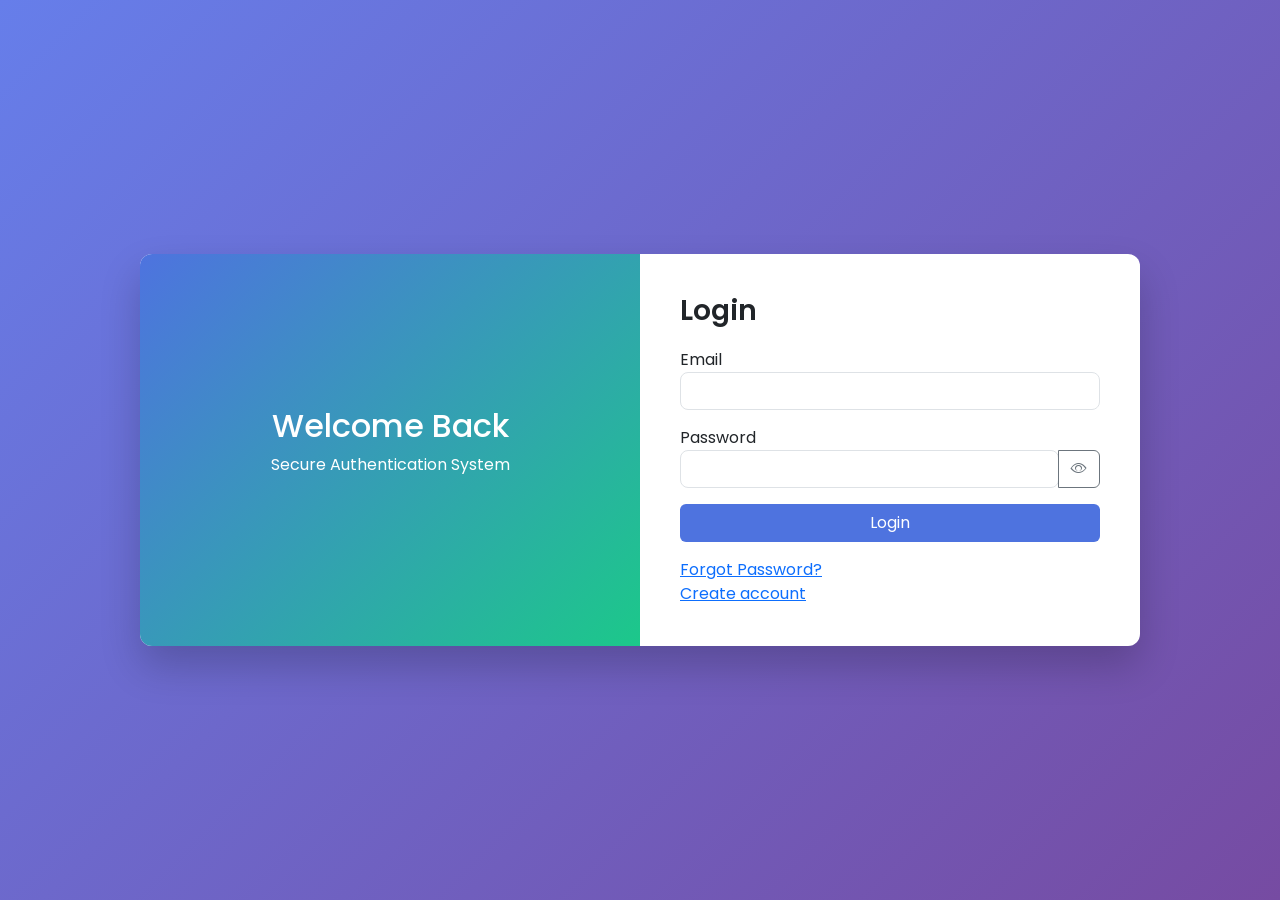
<file: index.html>
<!doctype html>
<html>
  <head>
    <title>Login</title>

    <link
      href="https://cdn.jsdelivr.net/npm/bootstrap@5.3.3/dist/css/bootstrap.min.css"
      rel="stylesheet"
    />

    <link
      href="https://cdn.jsdelivr.net/npm/bootstrap-icons/font/bootstrap-icons.css"
      rel="stylesheet"
    />

    <link
      href="https://fonts.googleapis.com/css2?family=Poppins:wght@300;400;600&display=swap"
      rel="stylesheet"
    />

    <link rel="stylesheet" href="styles.css" />
  </head>

  <body>
    <div class="auth-container row g-0">
      <div class="col-md-6 auth-left">
        <h2>Welcome Back</h2>

        <p>Secure Authentication System</p>
      </div>

      <div class="col-md-6 auth-right">
        <h3 class="auth-title">Login</h3>

        <form>
          <div class="mb-3">
            <label>Email</label>

            <input type="email" class="form-control" />
          </div>

          <div class="mb-3">
            <label>Password</label>

            <div class="input-group">
              <input type="password" id="loginPass" class="form-control" />

              <button
                type="button"
                class="btn btn-outline-secondary"
                onclick="togglePassword('loginPass')"
              >
                <i class="bi bi-eye"></i>
              </button>
            </div>
          </div>

          <div class="d-grid mb-3">
            <a href="dashboard.html" class="btn btn-custom">Login</a>
          </div>
        </form>

        <a href="forgot-password.html">Forgot Password?</a><br />

        <a href="register.html">Create account</a>
      </div>
    </div>

    <script src="script.js"></script>
  </body>
</html>
</file>
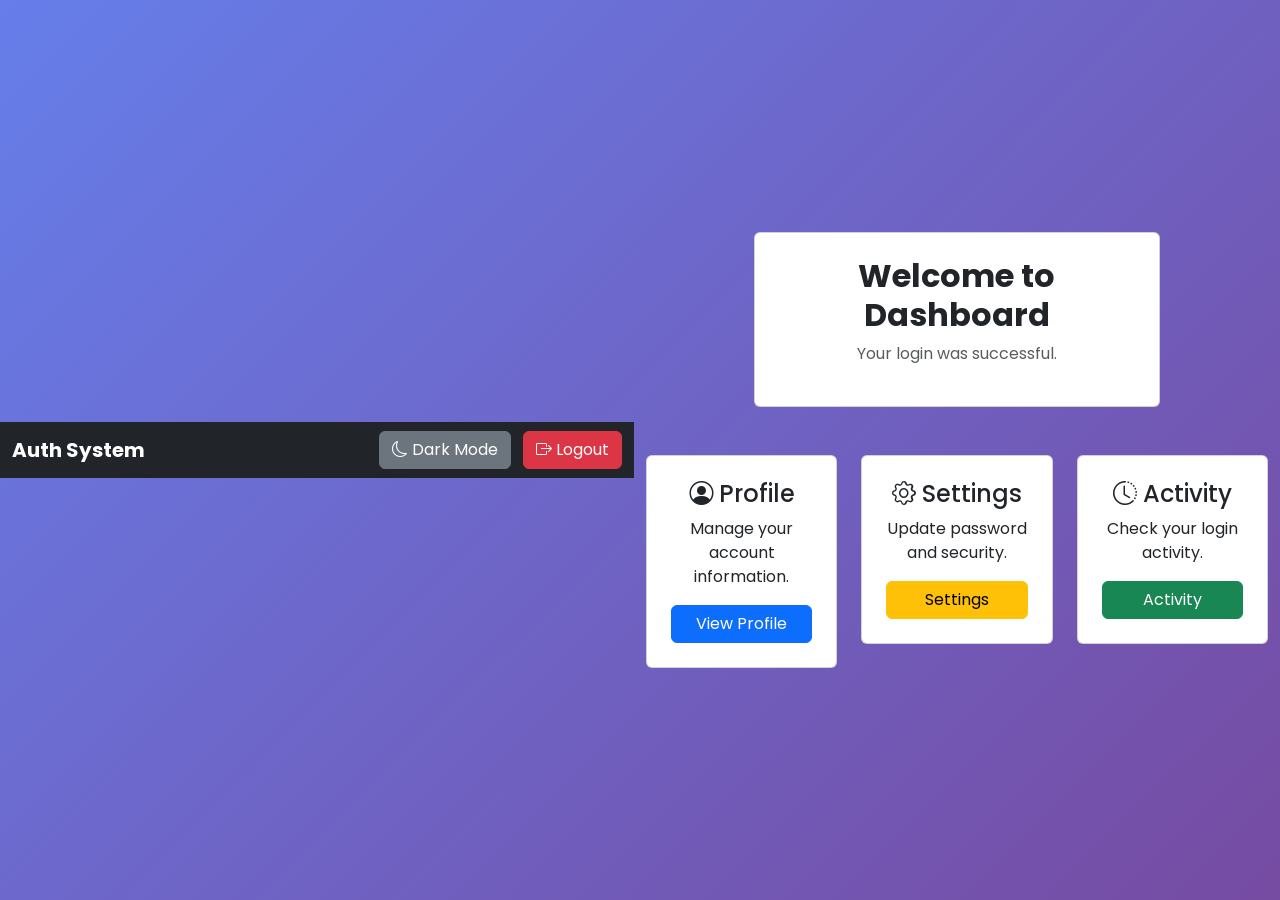
<file: dashboard.html>
<!doctype html>
<html>
  <head>
    <title>Dashboard</title>

    <link
      href="https://cdn.jsdelivr.net/npm/bootstrap@5.3.3/dist/css/bootstrap.min.css"
      rel="stylesheet"
    />

    <link
      href="https://fonts.googleapis.com/css2?family=Poppins:wght@300;400;600&display=swap"
      rel="stylesheet"
    />

    <!-- Bootstrap Icons -->
    <link
      href="https://cdn.jsdelivr.net/npm/bootstrap-icons/font/bootstrap-icons.css"
      rel="stylesheet"
    />

    <link rel="stylesheet" href="styles.css" />
  </head>

  <body>
    <!-- Navbar -->
    <nav class="navbar navbar-dark bg-dark navbar-expand-lg w-100">
      <div class="container">
        <a class="navbar-brand fw-bold">Auth System</a>

        <div class="ms-auto">
          <button onclick="toggleDark()" class="btn btn-secondary me-2">
            <i class="bi bi-moon"></i> Dark Mode
          </button>

          <a href="index.html" class="btn btn-danger">
            <i class="bi bi-box-arrow-right"></i> Logout
          </a>
        </div>
      </div>
    </nav>

    <!-- Main Container -->
    <div class="container container-main">
      <!-- Welcome Card -->
      <div class="row justify-content-center mb-5">
        <div class="col-md-8">
          <div class="card p-4 text-center">
            <h2 class="fw-bold">Welcome to Dashboard</h2>
            <p class="text-muted">Your login was successful.</p>
          </div>
        </div>
      </div>

      <!-- Feature Cards -->
      <div class="row g-4 justify-content-center">
        <div class="col-md-4">
          <div class="card p-4 text-center">
            <h4><i class="bi bi-person-circle"></i> Profile</h4>
            <p>Manage your account information.</p>
            <button class="btn btn-primary w-100">View Profile</button>
          </div>
        </div>

        <div class="col-md-4">
          <div class="card p-4 text-center">
            <h4><i class="bi bi-gear"></i> Settings</h4>
            <p>Update password and security.</p>
            <button class="btn btn-warning">Settings</button>
          </div>
        </div>

        <div class="col-md-4">
          <div class="card p-4 text-center">
            <h4><i class="bi bi-clock-history"></i> Activity</h4>
            <p>Check your login activity.</p>
            <button class="btn btn-success">Activity</button>
          </div>
        </div>
      </div>
    </div>

    <script>
      function toggleDark() {
        document.body.classList.toggle("dark-mode");
      }
    </script>
  </body>
</html>
</file>
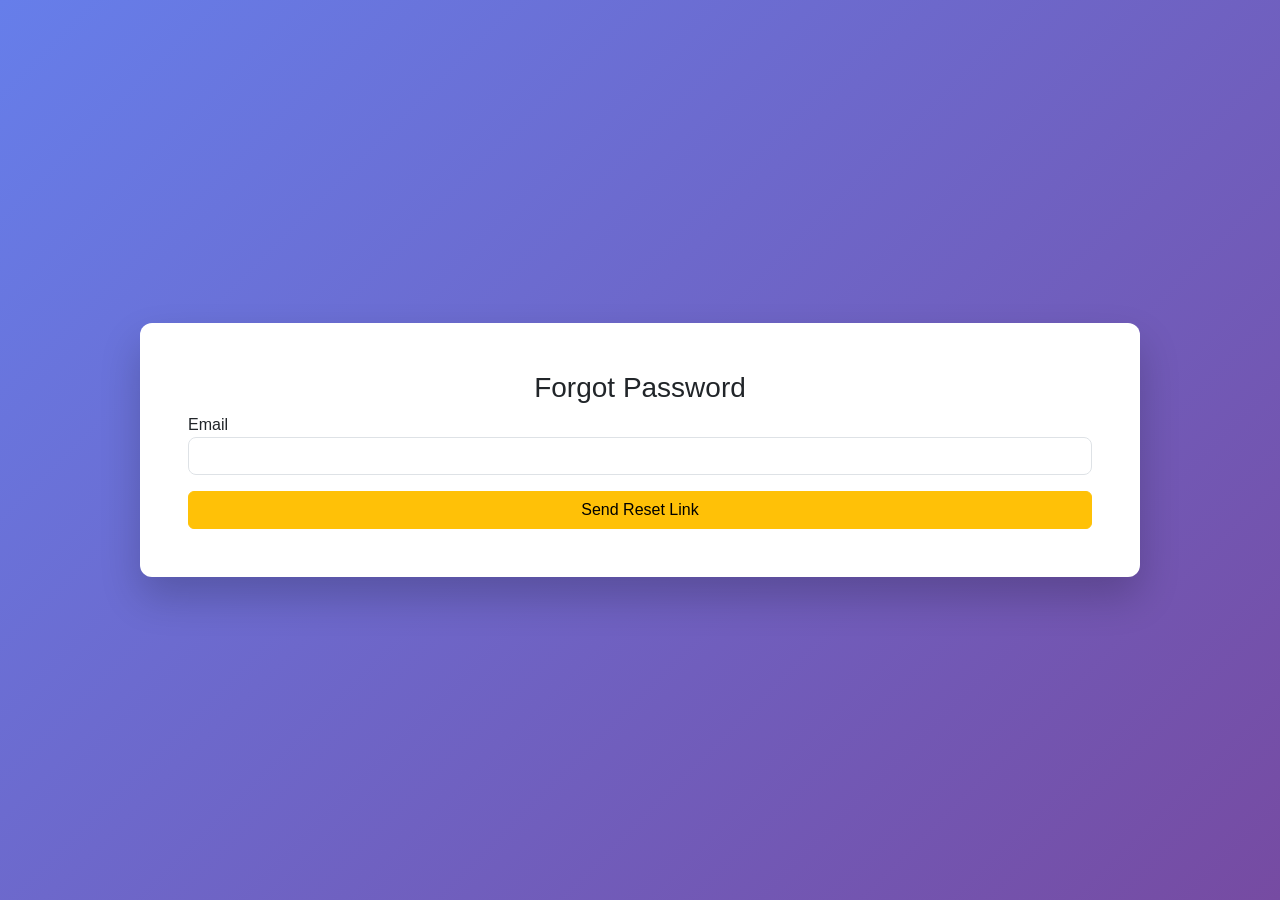
<file: forgot-password.html>
<!doctype html>
<html>
  <head>
    <title>Forgot Password</title>

    <link
      href="https://cdn.jsdelivr.net/npm/bootstrap@5.3.3/dist/css/bootstrap.min.css"
      rel="stylesheet"
    />

    <link rel="stylesheet" href="styles.css" />
  </head>

  <body>
    <div class="auth-container p-5">
      <h3 class="text-center">Forgot Password</h3>

      <form>
        <div class="mb-3">
          <label>Email</label>

          <input type="email" class="form-control" />
        </div>

        <div class="d-grid">
          <a href="reset-password.html" class="btn btn-warning"
            >Send Reset Link</a
          >
        </div>
      </form>
    </div>
  </body>
</html>
</file>
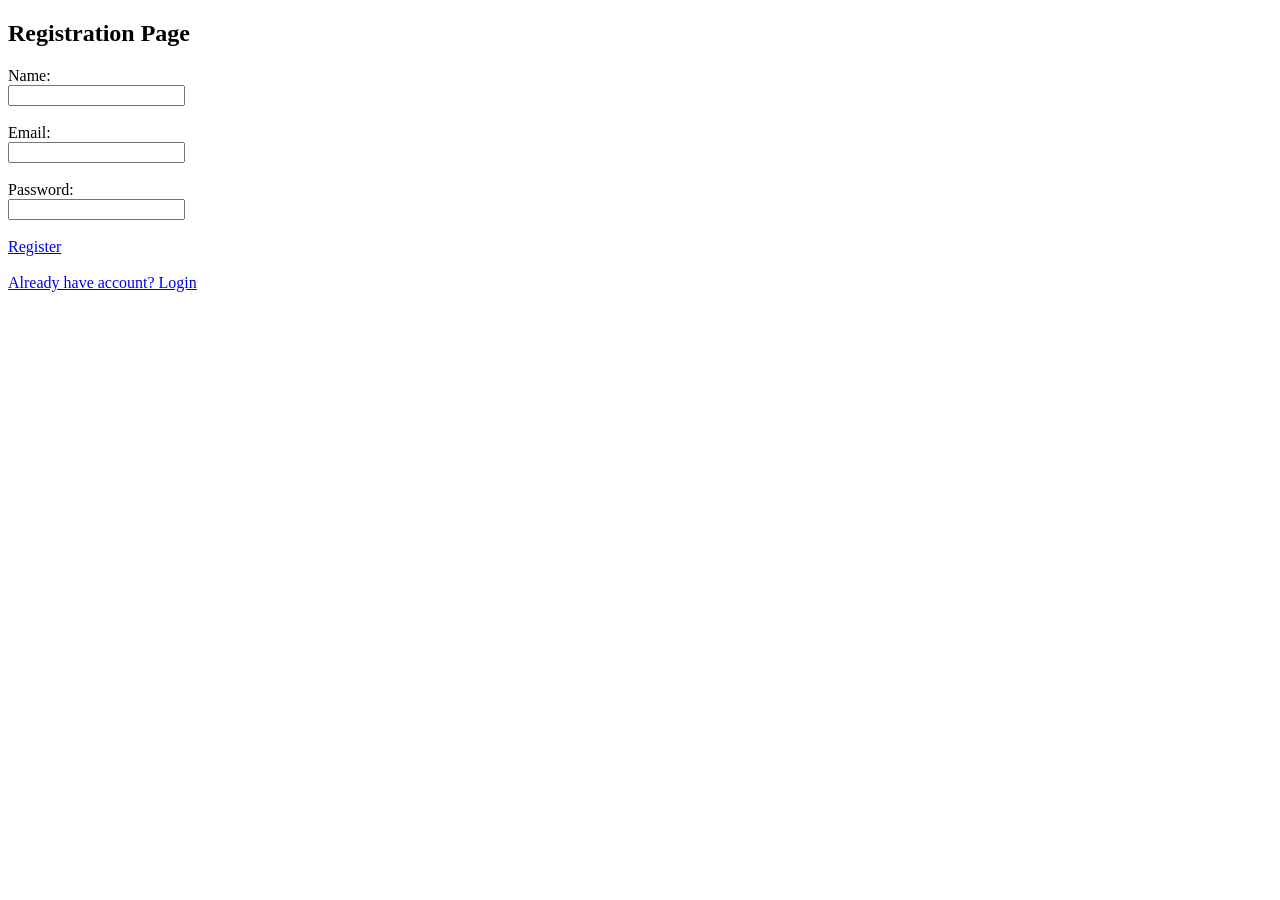
<file: register.html>
<!doctype html>
<html>
  <head>
    <title>Registration Page</title>
  </head>
  <body>
    <h2>Registration Page</h2>

    <form>
      <label>Name:</label><br />
      <input type="text" /><br /><br />

      <label>Email:</label><br />
      <input type="email" /><br /><br />

      <label>Password:</label><br />
      <input type="password" /><br /><br />

      <a href="login.html">Register</a>
    </form>

    <br />
    <a href="login.html">Already have account? Login</a>
  </body>
</html>
</file>
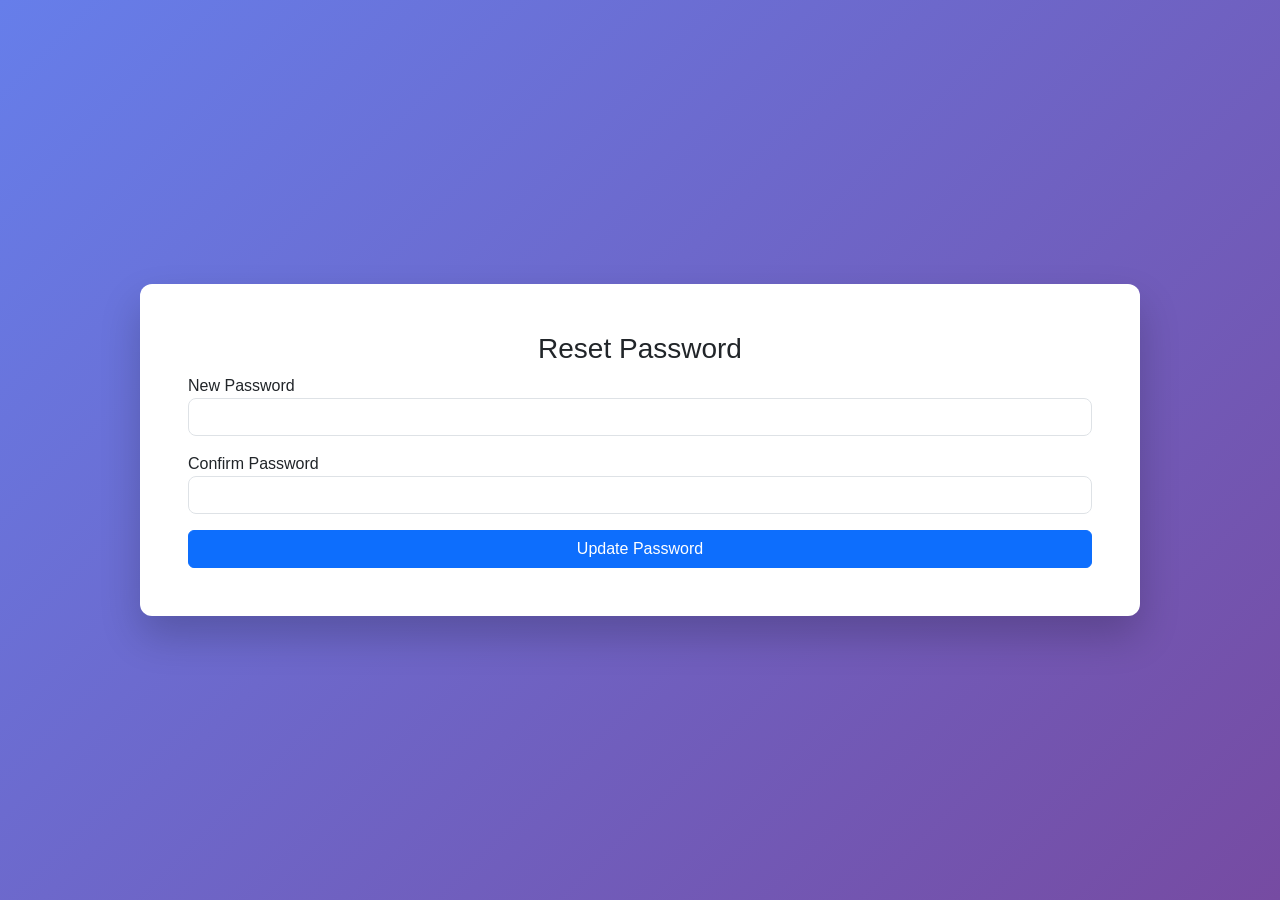
<file: reset-password.html>
<!doctype html>
<html>
  <head>
    <title>Reset Password</title>

    <link
      href="https://cdn.jsdelivr.net/npm/bootstrap@5.3.3/dist/css/bootstrap.min.css"
      rel="stylesheet"
    />

    <link rel="stylesheet" href="styles.css" />
  </head>

  <body>
    <div class="auth-container p-5">
      <h3 class="text-center">Reset Password</h3>

      <form>
        <div class="mb-3">
          <label>New Password</label>

          <input type="password" class="form-control" />
        </div>

        <div class="mb-3">
          <label>Confirm Password</label>

          <input type="password" class="form-control" />
        </div>

        <div class="d-grid">
          <a href="index.html" class="btn btn-primary">Update Password</a>
        </div>
      </form>
    </div>
  </body>
</html>
</file>
<file: styles.css>
body {
  font-family: "Poppins", sans-serif;
  background: linear-gradient(135deg, #667eea, #764ba2);
  min-height: 100vh;
  display: flex;
  align-items: center;
  justify-content: center;
}

.auth-container {
  width: 100%;
  max-width: 1000px;
  background: white;
  border-radius: 12px;
  overflow: hidden;
  box-shadow: 0 20px 40px rgba(0, 0, 0, 0.2);
}

.auth-left {
  background: linear-gradient(135deg, #4e73df, #1cc88a);
  color: white;
  display: flex;
  flex-direction: column;
  justify-content: center;
  align-items: center;
  padding: 40px;
}

.auth-right {
  padding: 40px;
}

.auth-title {
  font-weight: 600;
  margin-bottom: 20px;
}

.btn-custom {
  background: #4e73df;
  color: white;
  transition: 0.3s;
}

.btn-custom:hover {
  background: #224abe;
}

input {
  border-radius: 8px !important;
}

.dark-mode {
  background: #121212 !important;
}

.dark-mode .auth-container {
  background: #1e1e1e;
  color: white;
}
</file>
